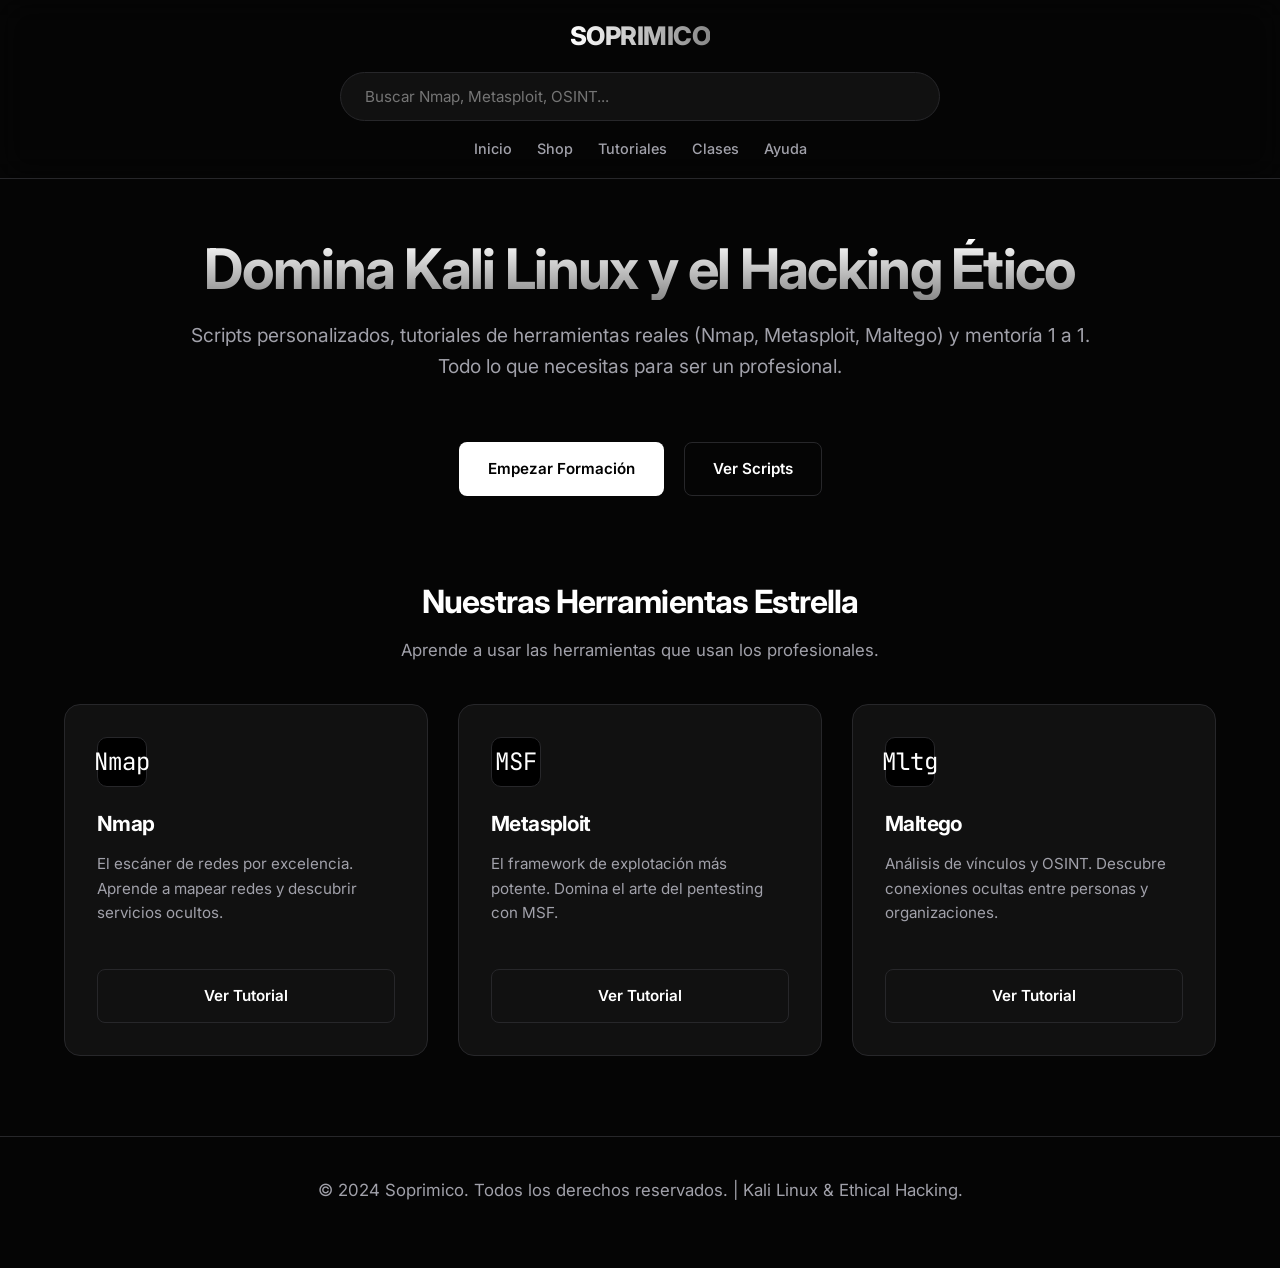
<file: index.html>
<!DOCTYPE html>
<html lang="es">
<head>
    <meta charset="UTF-8">
    <meta name="viewport" content="width=device-width, initial-scale=1.0">
    <title>Soprimico | Hacking Ético con Kali Linux y OSINT</title>
    <link rel="stylesheet" href="css/style.css">
</head>
<body>
    <header>
        <a href="index.html" class="logo">SOPRIMICO</a>
        <div class="search-container">
            <input type="text" id="search-input" placeholder="Buscar Nmap, Metasploit, OSINT...">
            <div id="search-results"></div>
        </div>
        <nav>
            <ul>
                <li><a href="index.html">Inicio</a></li>
                <li><a href="shop.html">Shop</a></li>
                <li><a href="tutorials.html">Tutoriales</a></li>
                <li><a href="classes.html">Clases</a></li>
                <li><a href="help.html">Ayuda</a></li>
            </ul>
        </nav>
    </header>

    <main class="container">
        <section style="text-align: center; margin-bottom: 80px; max-width: 900px; margin-left: auto; margin-right: auto;">
            <h1 style="font-size: 3.5rem; margin-bottom: 20px; background: linear-gradient(180deg, #fff 0%, #888 100%); -webkit-background-clip: text; -webkit-text-fill-color: transparent;">
                Domina Kali Linux y el Hacking Ético
            </h1>
            <p style="font-size: 1.2rem; color: var(--text-secondary); margin-bottom: 40px;">
                Scripts personalizados, tutoriales de herramientas reales (Nmap, Metasploit, Maltego) 
                y mentoría 1 a 1. Todo lo que necesitas para ser un profesional.
            </p>
            <div style="display: flex; gap: 20px; justify-content: center; flex-wrap: wrap;">
                <a href="classes.html" class="btn">Empezar Formación</a>
                <a href="shop.html" class="btn btn-outline">Ver Scripts</a>
            </div>
        </section>

        <section>
            <h2 style="text-align: center; margin-bottom: 10px;">Nuestras Herramientas Estrella</h2>
            <p style="text-align: center; color: var(--text-secondary); margin-bottom: 40px;">Aprende a usar las herramientas que usan los profesionales.</p>
            
            <div class="grid-container">
                <div class="card">
                    <div class="tool-icon">Nmap</div>
                    <h3>Nmap</h3>
                    <p>El escáner de redes por excelencia. Aprende a mapear redes y descubrir servicios ocultos.</p>
                    <a href="tutorials.html" class="btn btn-outline">Ver Tutorial</a>
                </div>
                <div class="card">
                    <div class="tool-icon">MSF</div>
                    <h3>Metasploit</h3>
                    <p>El framework de explotación más potente. Domina el arte del pentesting con MSF.</p>
                    <a href="tutorials.html" class="btn btn-outline">Ver Tutorial</a>
                </div>
                <div class="card">
                    <div class="tool-icon">Mltg</div>
                    <h3>Maltego</h3>
                    <p>Análisis de vínculos y OSINT. Descubre conexiones ocultas entre personas y organizaciones.</p>
                    <a href="tutorials.html" class="btn btn-outline">Ver Tutorial</a>
                </div>
            </div>
        </section>
    </main>

    <footer>
        <p>&copy; 2024 Soprimico. Todos los derechos reservados. | Kali Linux & Ethical Hacking.</p>
    </footer>

    <script src="js/main.js"></script>
</body>
</html>
</file>
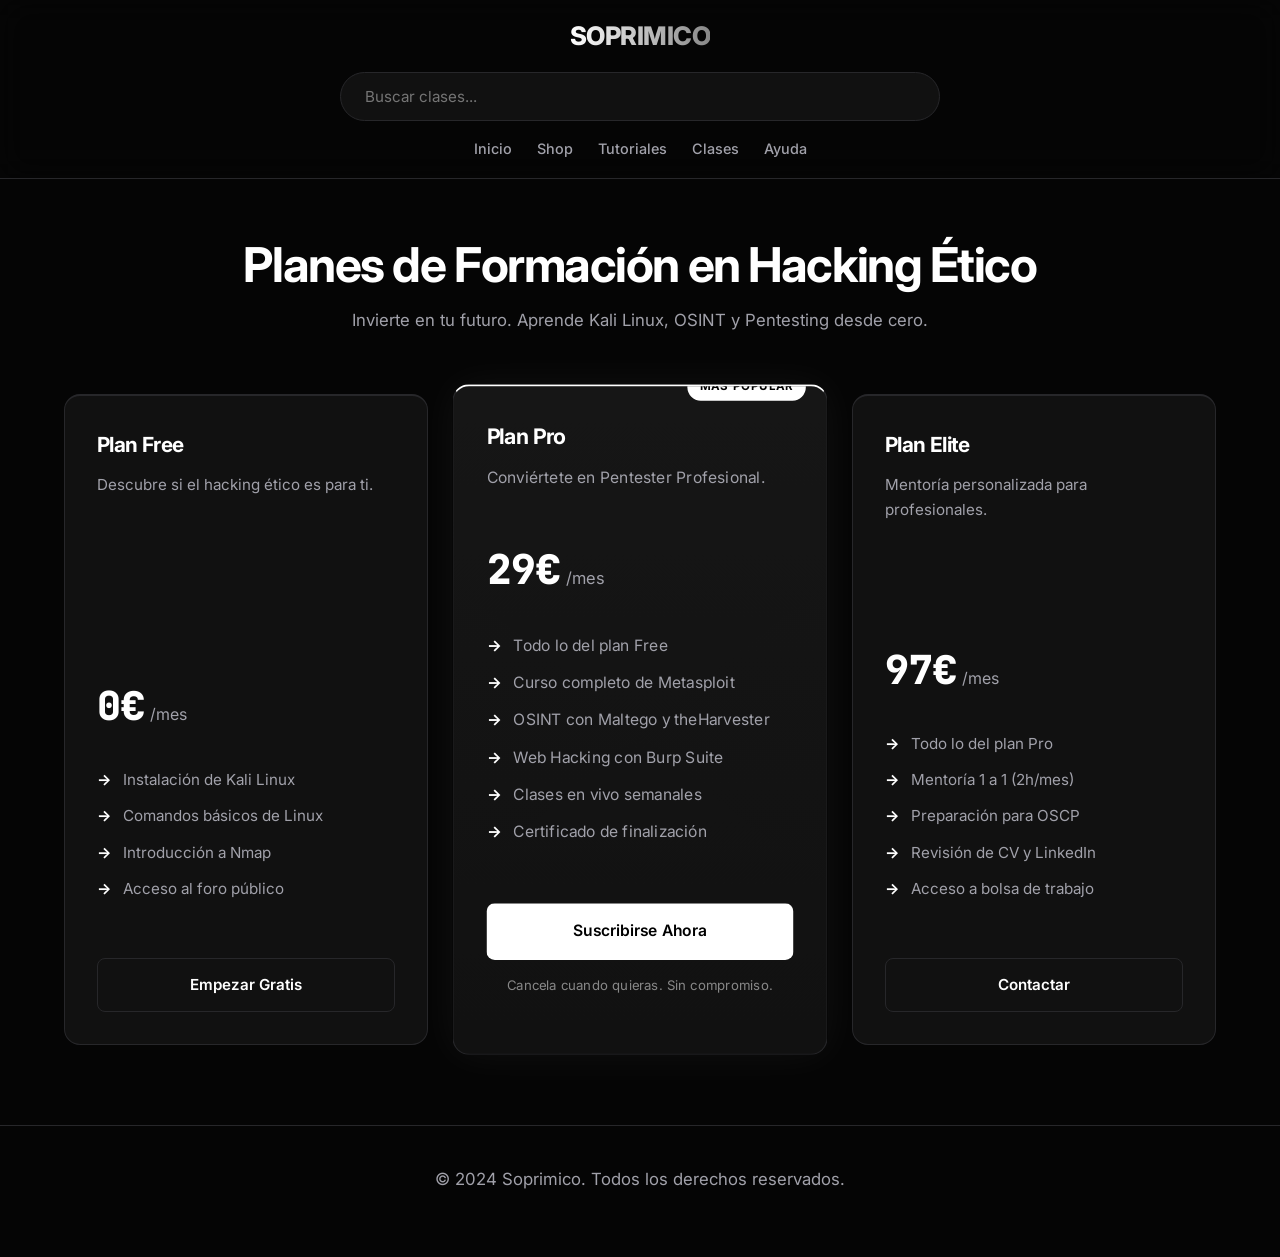
<file: classes.html>
<!DOCTYPE html>
<html lang="es">
<head>
    <meta charset="UTF-8">
    <meta name="viewport" content="width=device-width, initial-scale=1.0">
    <title>Clases | Soprimico</title>
    <link rel="stylesheet" href="css/style.css">
</head>
<body>
    <header>
        <a href="index.html" class="logo">SOPRIMICO</a>
        <div class="search-container">
            <input type="text" id="search-input" placeholder="Buscar clases...">
            <div id="search-results"></div>
        </div>
        <nav>
            <ul>
                <li><a href="index.html">Inicio</a></li>
                <li><a href="shop.html">Shop</a></li>
                <li><a href="tutorials.html">Tutoriales</a></li>
                <li><a href="classes.html">Clases</a></li>
                <li><a href="help.html">Ayuda</a></li>
            </ul>
        </nav>
    </header>

    <main class="container">
        <div style="text-align: center; margin-bottom: 60px;">
            <h1>Planes de Formación en Hacking Ético</h1>
            <p>Invierte en tu futuro. Aprende Kali Linux, OSINT y Pentesting desde cero.</p>
        </div>
        
        <div class="grid-container">
            <!-- Plan Free -->
            <div class="card plan-card">
                <h3>Plan Free</h3>
                <p>Descubre si el hacking ético es para ti.</p>
                <div class="plan-price">0€<span>/mes</span></div>
                <ul class="plan-features">
                    <li>Instalación de Kali Linux</li>
                    <li>Comandos básicos de Linux</li>
                    <li>Introducción a Nmap</li>
                    <li>Acceso al foro público</li>
                </ul>
                <a href="#" class="btn btn-outline">Empezar Gratis</a>
            </div>

            <!-- Plan Pro -->
            <div class="card plan-card featured">
                <div class="badge">Más Popular</div>
                <h3>Plan Pro</h3>
                <p>Conviértete en Pentester Profesional.</p>
                <div class="plan-price">29€<span>/mes</span></div>
                <ul class="plan-features">
                    <li>Todo lo del plan Free</li>
                    <li>Curso completo de Metasploit</li>
                    <li>OSINT con Maltego y theHarvester</li>
                    <li>Web Hacking con Burp Suite</li>
                    <li>Clases en vivo semanales</li>
                    <li>Certificado de finalización</li>
                </ul>
                <a href="#" class="btn">Suscribirse Ahora</a>
                <p style="font-size: 0.8rem; color: #888; margin-top: 15px; text-align: center;">Cancela cuando quieras. Sin compromiso.</p>
            </div>

            <!-- Plan Elite -->
            <div class="card plan-card">
                <h3>Plan Elite</h3>
                <p>Mentoría personalizada para profesionales.</p>
                <div class="plan-price">97€<span>/mes</span></div>
                <ul class="plan-features">
                    <li>Todo lo del plan Pro</li>
                    <li>Mentoría 1 a 1 (2h/mes)</li>
                    <li>Preparación para OSCP</li>
                    <li>Revisión de CV y LinkedIn</li>
                    <li>Acceso a bolsa de trabajo</li>
                </ul>
                <a href="#" class="btn btn-outline">Contactar</a>
            </div>
        </div>
    </main>

    <footer>
        <p>&copy; 2024 Soprimico. Todos los derechos reservados.</p>
    </footer>

    <script src="js/main.js"></script>
</body>
</html>
</file>
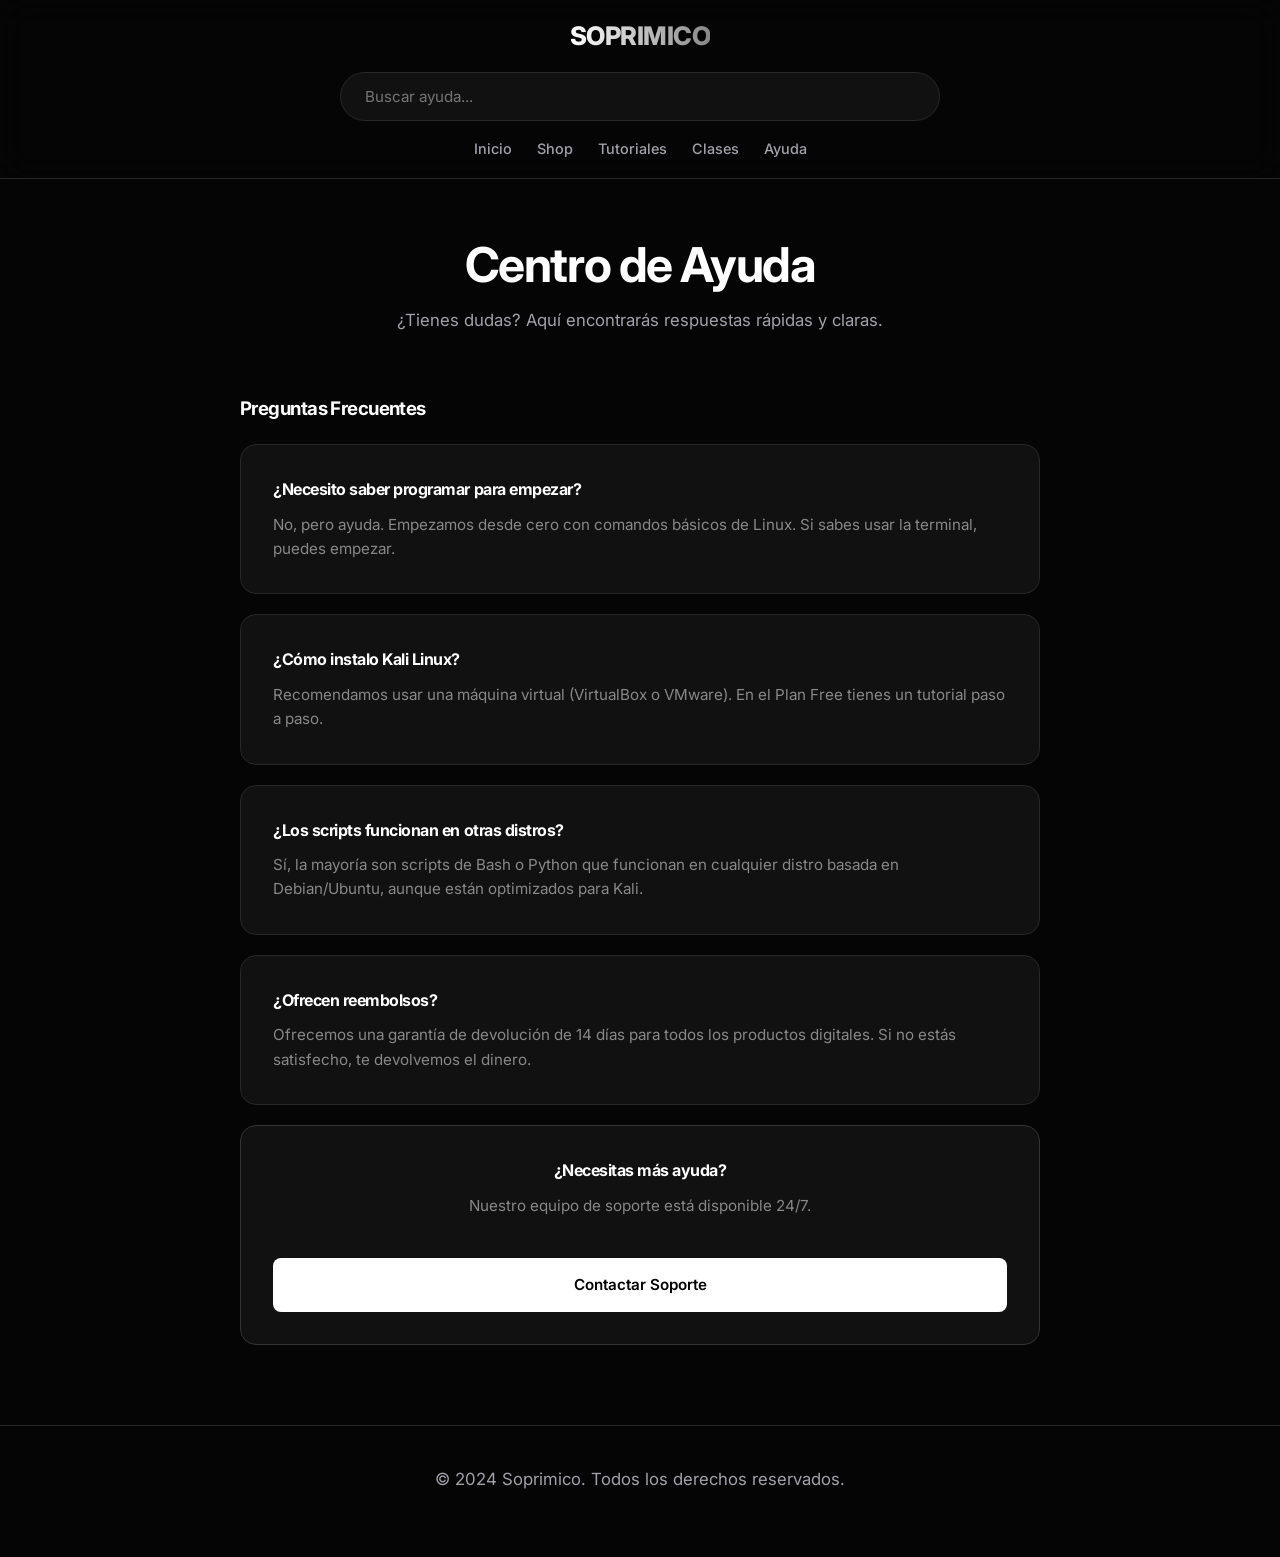
<file: help.html>
<!DOCTYPE html>
<html lang="es">
<head>
    <meta charset="UTF-8">
    <meta name="viewport" content="width=device-width, initial-scale=1.0">
    <title>Ayuda | Soprimico</title>
    <link rel="stylesheet" href="css/style.css">
</head>
<body>
    <header>
        <a href="index.html" class="logo">SOPRIMICO</a>
        <div class="search-container">
            <input type="text" id="search-input" placeholder="Buscar ayuda...">
            <div id="search-results"></div>
        </div>
        <nav>
            <ul>
                <li><a href="index.html">Inicio</a></li>
                <li><a href="shop.html">Shop</a></li>
                <li><a href="tutorials.html">Tutoriales</a></li>
                <li><a href="classes.html">Clases</a></li>
                <li><a href="help.html">Ayuda</a></li>
            </ul>
        </nav>
    </header>

    <main class="container">
        <div style="text-align: center; margin-bottom: 60px;">
            <h1>Centro de Ayuda</h1>
            <p>¿Tienes dudas? Aquí encontrarás respuestas rápidas y claras.</p>
        </div>
        
        <div style="max-width: 800px; margin: 0 auto;">
            <h3 style="margin-bottom: 20px;">Preguntas Frecuentes</h3>
            
            <div class="card" style="margin-bottom: 20px;">
                <h4 style="color: #fff; margin-bottom: 10px;">¿Necesito saber programar para empezar?</h4>
                <p style="margin: 0; color: #888;">No, pero ayuda. Empezamos desde cero con comandos básicos de Linux. Si sabes usar la terminal, puedes empezar.</p>
            </div>

            <div class="card" style="margin-bottom: 20px;">
                <h4 style="color: #fff; margin-bottom: 10px;">¿Cómo instalo Kali Linux?</h4>
                <p style="margin: 0; color: #888;">Recomendamos usar una máquina virtual (VirtualBox o VMware). En el Plan Free tienes un tutorial paso a paso.</p>
            </div>
            
            <div class="card" style="margin-bottom: 20px;">
                <h4 style="color: #fff; margin-bottom: 10px;">¿Los scripts funcionan en otras distros?</h4>
                <p style="margin: 0; color: #888;">Sí, la mayoría son scripts de Bash o Python que funcionan en cualquier distro basada en Debian/Ubuntu, aunque están optimizados para Kali.</p>
            </div>

             <div class="card" style="margin-bottom: 20px;">
                <h4 style="color: #fff; margin-bottom: 10px;">¿Ofrecen reembolsos?</h4>
                <p style="margin: 0; color: #888;">Ofrecemos una garantía de devolución de 14 días para todos los productos digitales. Si no estás satisfecho, te devolvemos el dinero.</p>
            </div>

            <div class="card" style="text-align: center; border-color: #333;">
                <h4 style="color: #fff; margin-bottom: 10px;">¿Necesitas más ayuda?</h4>
                <p style="margin-bottom: 20px; color: #888;">Nuestro equipo de soporte está disponible 24/7.</p>
                <a href="mailto:soporte@soprimico.com" class="btn">Contactar Soporte</a>
            </div>
        </div>
    </main>

    <footer>
        <p>&copy; 2024 Soprimico. Todos los derechos reservados.</p>
    </footer>

    <script src="js/main.js"></script>
</body>
</html>
</file>
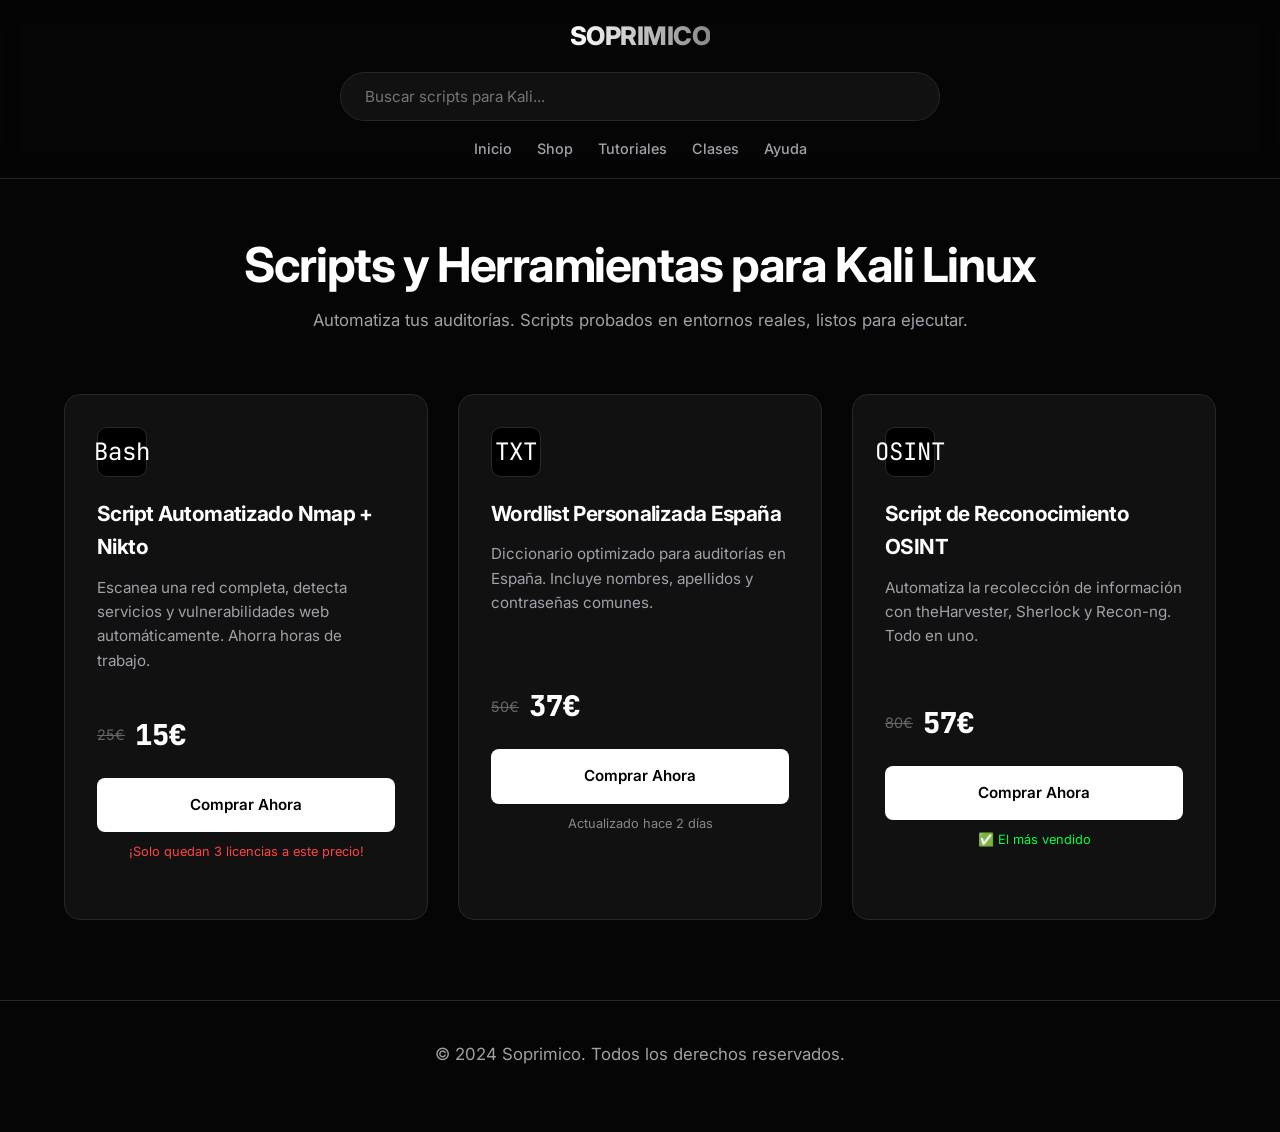
<file: shop.html>
<!DOCTYPE html>
<html lang="es">
<head>
    <meta charset="UTF-8">
    <meta name="viewport" content="width=device-width, initial-scale=1.0">
    <title>Shop | Soprimico</title>
    <link rel="stylesheet" href="css/style.css">
</head>
<body>
    <header>
        <a href="index.html" class="logo">SOPRIMICO</a>
        <div class="search-container">
            <input type="text" id="search-input" placeholder="Buscar scripts para Kali...">
            <div id="search-results"></div>
        </div>
        <nav>
            <ul>
                <li><a href="index.html">Inicio</a></li>
                <li><a href="shop.html">Shop</a></li>
                <li><a href="tutorials.html">Tutoriales</a></li>
                <li><a href="classes.html">Clases</a></li>
                <li><a href="help.html">Ayuda</a></li>
            </ul>
        </nav>
    </header>

    <main class="container">
        <div style="text-align: center; margin-bottom: 60px;">
            <h1>Scripts y Herramientas para Kali Linux</h1>
            <p>Automatiza tus auditorías. Scripts probados en entornos reales, listos para ejecutar.</p>
        </div>
        
        <div class="grid-container">
            <div class="card">
                <div class="tool-icon">Bash</div>
                <h3>Script Automatizado Nmap + Nikto</h3>
                <p>Escanea una red completa, detecta servicios y vulnerabilidades web automáticamente. Ahorra horas de trabajo.</p>
                <div style="display: flex; align-items: center; gap: 10px; margin-top: 15px;">
                    <span style="text-decoration: line-through; color: #666; font-size: 0.9rem;">25€</span>
                    <span class="plan-price" style="font-size: 1.8rem; margin: 0;">15€</span>
                </div>
                <a href="#" class="btn">Comprar Ahora</a>
                <p style="font-size: 0.8rem; color: #ff4444; margin-top: 10px; text-align: center;">¡Solo quedan 3 licencias a este precio!</p>
            </div>

            <div class="card">
                <div class="tool-icon">TXT</div>
                <h3>Wordlist Personalizada España</h3>
                <p>Diccionario optimizado para auditorías en España. Incluye nombres, apellidos y contraseñas comunes.</p>
                <div style="display: flex; align-items: center; gap: 10px; margin-top: 15px;">
                    <span style="text-decoration: line-through; color: #666; font-size: 0.9rem;">50€</span>
                    <span class="plan-price" style="font-size: 1.8rem; margin: 0;">37€</span>
                </div>
                <a href="#" class="btn">Comprar Ahora</a>
                <p style="font-size: 0.8rem; color: #888; margin-top: 10px; text-align: center;">Actualizado hace 2 días</p>
            </div>

             <div class="card">
                <div class="tool-icon">OSINT</div>
                <h3>Script de Reconocimiento OSINT</h3>
                <p>Automatiza la recolección de información con theHarvester, Sherlock y Recon-ng. Todo en uno.</p>
                <div style="display: flex; align-items: center; gap: 10px; margin-top: 15px;">
                    <span style="text-decoration: line-through; color: #666; font-size: 0.9rem;">80€</span>
                    <span class="plan-price" style="font-size: 1.8rem; margin: 0;">57€</span>
                </div>
                <a href="#" class="btn">Comprar Ahora</a>
                <p style="font-size: 0.8rem; color: #00ff41; margin-top: 10px; text-align: center;">✅ El más vendido</p>
            </div>
        </div>
    </main>

    <footer>
        <p>&copy; 2024 Soprimico. Todos los derechos reservados.</p>
    </footer>

    <script src="js/main.js"></script>
</body>
</html>
</file>
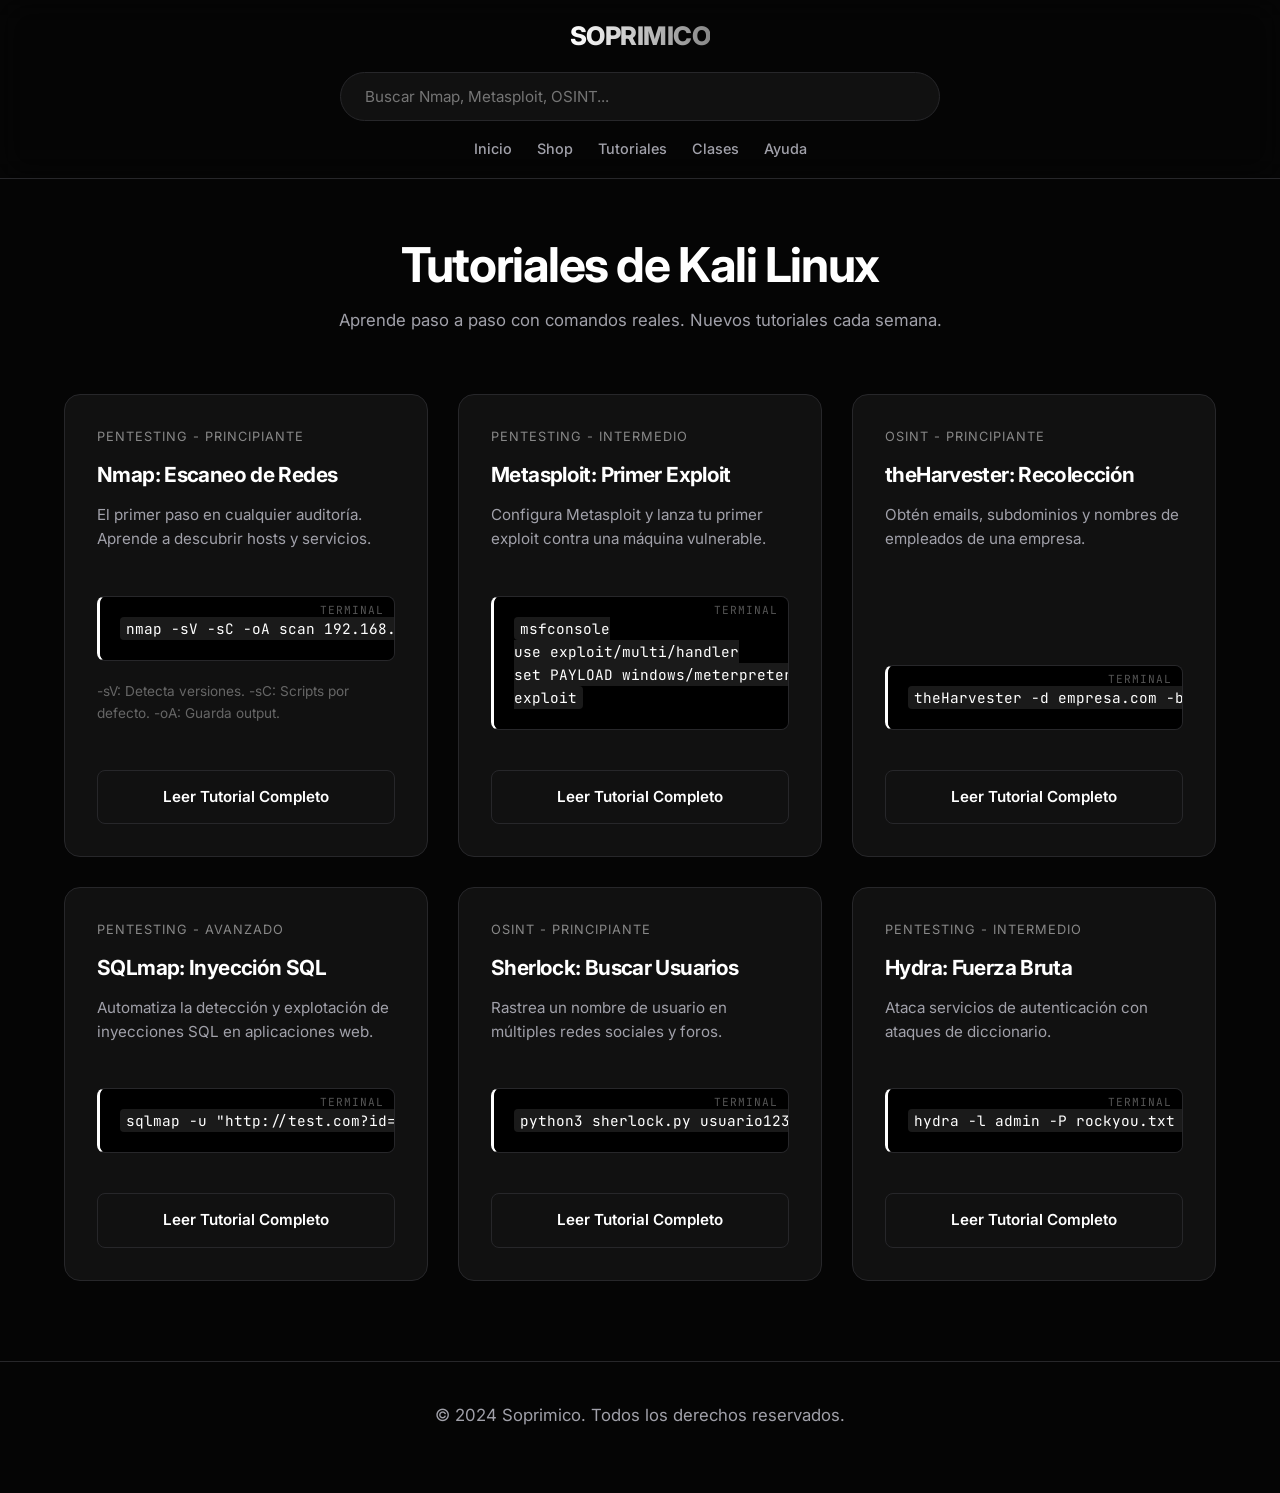
<file: tutorials.html>
<!DOCTYPE html>
<html lang="es">
<head>
    <meta charset="UTF-8">
    <meta name="viewport" content="width=device-width, initial-scale=1.0">
    <title>Tutoriales | Soprimico</title>
    <link rel="stylesheet" href="css/style.css">
</head>
<body>
    <header>
        <a href="index.html" class="logo">SOPRIMICO</a>
        <div class="search-container">
            <input type="text" id="search-input" placeholder="Buscar Nmap, Metasploit, OSINT...">
            <div id="search-results"></div>
        </div>
        <nav>
            <ul>
                <li><a href="index.html">Inicio</a></li>
                <li><a href="shop.html">Shop</a></li>
                <li><a href="tutorials.html">Tutoriales</a></li>
                <li><a href="classes.html">Clases</a></li>
                <li><a href="help.html">Ayuda</a></li>
            </ul>
        </nav>
    </header>

    <main class="container">
        <div style="text-align: center; margin-bottom: 60px;">
            <h1>Tutoriales de Kali Linux</h1>
            <p>Aprende paso a paso con comandos reales. Nuevos tutoriales cada semana.</p>
        </div>
        
        <div class="grid-container">
            <!-- Tutorial 1: Nmap -->
            <div class="card">
                <span style="font-size: 0.8rem; color: #888; text-transform: uppercase; letter-spacing: 1px;">Pentesting - Principiante</span>
                <h3 style="margin-top: 10px;">Nmap: Escaneo de Redes</h3>
                <p>El primer paso en cualquier auditoría. Aprende a descubrir hosts y servicios.</p>
                <pre><code>nmap -sV -sC -oA scan 192.168.1.1</code></pre>
                <p style="font-size: 0.85rem; color: #666;">-sV: Detecta versiones. -sC: Scripts por defecto. -oA: Guarda output.</p>
                <a href="#" class="btn btn-outline">Leer Tutorial Completo</a>
            </div>

            <!-- Tutorial 2: Metasploit -->
            <div class="card">
                <span style="font-size: 0.8rem; color: #888; text-transform: uppercase; letter-spacing: 1px;">Pentesting - Intermedio</span>
                <h3 style="margin-top: 10px;">Metasploit: Primer Exploit</h3>
                <p>Configura Metasploit y lanza tu primer exploit contra una máquina vulnerable.</p>
                <pre><code>msfconsole
use exploit/multi/handler
set PAYLOAD windows/meterpreter/reverse_tcp
exploit</code></pre>
                <a href="#" class="btn btn-outline">Leer Tutorial Completo</a>
            </div>

            <!-- Tutorial 3: OSINT -->
             <div class="card">
                <span style="font-size: 0.8rem; color: #888; text-transform: uppercase; letter-spacing: 1px;">OSINT - Principiante</span>
                <h3 style="margin-top: 10px;">theHarvester: Recolección</h3>
                <p>Obtén emails, subdominios y nombres de empleados de una empresa.</p>
                <pre><code>theHarvester -d empresa.com -b google -l 500</code></pre>
                <a href="#" class="btn btn-outline">Leer Tutorial Completo</a>
            </div>

            <!-- Tutorial 4: SQLmap -->
            <div class="card">
                <span style="font-size: 0.8rem; color: #888; text-transform: uppercase; letter-spacing: 1px;">Pentesting - Avanzado</span>
                <h3 style="margin-top: 10px;">SQLmap: Inyección SQL</h3>
                <p>Automatiza la detección y explotación de inyecciones SQL en aplicaciones web.</p>
                <pre><code>sqlmap -u "http://test.com?id=1" --dbs --batch</code></pre>
                <a href="#" class="btn btn-outline">Leer Tutorial Completo</a>
            </div>

            <!-- Tutorial 5: Sherlock -->
            <div class="card">
                <span style="font-size: 0.8rem; color: #888; text-transform: uppercase; letter-spacing: 1px;">OSINT - Principiante</span>
                <h3 style="margin-top: 10px;">Sherlock: Buscar Usuarios</h3>
                <p>Rastrea un nombre de usuario en múltiples redes sociales y foros.</p>
                <pre><code>python3 sherlock.py usuario123</code></pre>
                <a href="#" class="btn btn-outline">Leer Tutorial Completo</a>
            </div>

             <!-- Tutorial 6: Hydra -->
            <div class="card">
                <span style="font-size: 0.8rem; color: #888; text-transform: uppercase; letter-spacing: 1px;">Pentesting - Intermedio</span>
                <h3 style="margin-top: 10px;">Hydra: Fuerza Bruta</h3>
                <p>Ataca servicios de autenticación con ataques de diccionario.</p>
                <pre><code>hydra -l admin -P rockyou.txt ssh://192.168.1.1</code></pre>
                <a href="#" class="btn btn-outline">Leer Tutorial Completo</a>
            </div>
        </div>
    </main>

    <footer>
        <p>&copy; 2024 Soprimico. Todos los derechos reservados.</p>
    </footer>

    <script src="js/main.js"></script>
</body>
</html>
</file>
<file: css/style.css>
/* css/style.css */
@import url('https://fonts.googleapis.com/css2?family=Inter:wght@300;400;500;600;700&family=JetBrains+Mono:wght@400;700&display=swap');

:root {
    --bg-color: #050505;
    --surface-color: #111111;
    --surface-light: #1a1a1a;
    --text-primary: #ffffff;
    --text-secondary: #a1a1aa;
    --accent-color: #ffffff;
    --accent-hover: #e5e5e5;
    --border-color: #27272a;
    
    --font-main: 'Inter', sans-serif;
    --font-mono: 'JetBrains Mono', monospace;
}

* {
    box-sizing: border-box;
    margin: 0;
    padding: 0;
    scroll-behavior: smooth;
}

body {
    background-color: var(--bg-color);
    color: var(--text-primary);
    font-family: var(--font-main);
    line-height: 1.6;
    -webkit-font-smoothing: antialiased;
    overflow-x: hidden;
}

@keyframes fadeInUp {
    from { opacity: 0; transform: translateY(20px); }
    to { opacity: 1; transform: translateY(0); }
}

/* Header */
header {
    background-color: rgba(5, 5, 5, 0.8);
    backdrop-filter: blur(16px);
    border-bottom: 1px solid var(--border-color);
    padding: 1rem 2rem;
    position: sticky;
    top: 0;
    z-index: 1000;
    display: flex;
    flex-direction: column;
    align-items: center;
    gap: 15px;
    animation: fadeInUp 0.8s ease-out;
}

.logo {
    font-family: var(--font-main);
    font-size: 1.6rem;
    font-weight: 800;
    text-decoration: none;
    letter-spacing: -0.5px;
    text-transform: uppercase;
    background: linear-gradient(90deg, #fff, #888);
    -webkit-background-clip: text;
    -webkit-text-fill-color: transparent;
}

/* Buscador */
.search-container {
    width: 100%;
    max-width: 600px;
    position: relative;
}

.search-container input {
    width: 100%;
    padding: 14px 24px;
    border-radius: 50px;
    border: 1px solid var(--border-color);
    background-color: var(--surface-color);
    color: var(--text-primary);
    font-family: var(--font-main);
    font-size: 0.95rem;
    outline: none;
    transition: all 0.4s cubic-bezier(0.4, 0, 0.2, 1);
}

.search-container input:focus {
    border-color: #555;
    background-color: #1a1a1a;
    box-shadow: 0 0 0 4px rgba(255, 255, 255, 0.05);
    transform: scale(1.02);
}

/* Navegación */
nav ul {
    display: flex;
    list-style: none;
    gap: 25px;
    flex-wrap: wrap;
    justify-content: center;
}

nav a {
    color: var(--text-secondary);
    text-decoration: none;
    font-weight: 500;
    font-size: 0.9rem;
    transition: all 0.3s ease;
    position: relative;
}

nav a::after {
    content: '';
    position: absolute;
    width: 0;
    height: 1px;
    bottom: -4px;
    left: 0;
    background-color: var(--text-primary);
    transition: width 0.3s ease;
}

nav a:hover { color: var(--text-primary); }
nav a:hover::after { width: 100%; }

/* Contenedor */
.container {
    max-width: 1200px;
    margin: 60px auto;
    padding: 0 24px;
    animation: fadeInUp 1s ease-out;
}

h1, h2, h3, h4 {
    color: var(--text-primary);
    font-weight: 700;
    letter-spacing: -0.03em;
}

h1 { font-size: 3rem; margin-bottom: 1rem; line-height: 1.1; }
h2 { font-size: 2rem; margin-bottom: 1rem; }
p { color: var(--text-secondary); margin-bottom: 1.5rem; font-size: 1.05rem; }

/* Grid y Tarjetas */
.grid-container {
    display: grid;
    grid-template-columns: repeat(auto-fit, minmax(320px, 1fr));
    gap: 30px;
    margin-top: 40px;
}

.card {
    background-color: var(--surface-color);
    border: 1px solid var(--border-color);
    border-radius: 16px;
    padding: 32px;
    transition: all 0.4s cubic-bezier(0.4, 0, 0.2, 1);
    display: flex;
    flex-direction: column;
    position: relative;
    overflow: hidden;
}

.card::before {
    content: '';
    position: absolute;
    top: 0; left: -100%;
    width: 100%; height: 100%;
    background: linear-gradient(90deg, transparent, rgba(255,255,255,0.03), transparent);
    transition: 0.5s;
}

.card:hover::before { left: 100%; }

.card:hover {
    background-color: var(--surface-light);
    border-color: #444;
    transform: translateY(-5px) scale(1.01);
    box-shadow: 0 20px 40px rgba(0, 0, 0, 0.6);
}

.card h3 { margin-bottom: 12px; font-size: 1.3rem; }
.card p { font-size: 0.95rem; flex-grow: 1; }

/* Icono de herramienta */
.tool-icon {
    font-family: var(--font-mono);
    font-size: 1.5rem;
    color: var(--text-primary);
    background: #000;
    width: 50px;
    height: 50px;
    display: flex;
    align-items: center;
    justify-content: center;
    border-radius: 10px;
    border: 1px solid var(--border-color);
    margin-bottom: 20px;
}

/* Botones */
.btn {
    display: inline-block;
    background-color: var(--accent-color);
    color: #000;
    padding: 14px 28px;
    border-radius: 8px;
    text-decoration: none;
    font-weight: 600;
    font-size: 0.95rem;
    text-align: center;
    transition: all 0.3s ease;
    border: 1px solid transparent;
    margin-top: 20px;
    cursor: pointer;
}

.btn:hover {
    background-color: var(--accent-hover);
    transform: translateY(-2px);
    box-shadow: 0 10px 20px rgba(255, 255, 255, 0.1);
}

.btn-outline {
    background-color: transparent;
    color: var(--text-primary);
    border: 1px solid var(--border-color);
}

.btn-outline:hover {
    border-color: var(--text-primary);
    background-color: rgba(255, 255, 255, 0.05);
}

/* Buscador de resultados */
#search-results {
    position: absolute;
    top: calc(100% + 10px);
    left: 0;
    width: 100%;
    background-color: var(--surface-color);
    border: 1px solid var(--border-color);
    border-radius: 12px;
    max-height: 350px;
    overflow-y: auto;
    display: none;
    z-index: 1001;
    box-shadow: 0 20px 50px rgba(0, 0, 0, 0.8);
    animation: fadeInUp 0.3s ease-out;
}

#search-results div {
    padding: 15px 25px;
    cursor: pointer;
    border-bottom: 1px solid var(--border-color);
    font-size: 0.95rem;
    transition: all 0.2s;
    display: flex;
    justify-content: space-between;
    align-items: center;
}

#search-results div:last-child { border-bottom: none; }

#search-results div:hover {
    background-color: var(--surface-light);
    padding-left: 35px;
}

/* Planes */
.plan-card { position: relative; border-top: 2px solid var(--border-color); }
.plan-card.featured {
    border-top: 2px solid var(--text-primary);
    background: linear-gradient(180deg, #161616 0%, #111111 100%);
    transform: scale(1.03);
    z-index: 2;
    box-shadow: 0 0 40px rgba(255, 255, 255, 0.05);
}
.plan-card.featured:hover { transform: scale(1.05) translateY(-5px); }

.badge {
    position: absolute;
    top: -12px; right: 20px;
    background-color: var(--text-primary);
    color: #000;
    font-size: 0.7rem;
    font-weight: 700;
    padding: 4px 12px;
    border-radius: 20px;
    text-transform: uppercase;
    letter-spacing: 1px;
}

.plan-price {
    font-size: 2.5rem;
    font-weight: 800;
    color: var(--text-primary);
    margin: 20px 0 5px 0;
    font-family: var(--font-mono);
    display: flex;
    align-items: baseline;
    gap: 5px;
}

.plan-price span {
    font-size: 1rem;
    color: var(--text-secondary);
    font-weight: 400;
    font-family: var(--font-main);
}

.plan-features {
    list-style: none;
    margin: 25px 0;
    color: var(--text-secondary);
    font-size: 0.95rem;
}

.plan-features li {
    margin-bottom: 12px;
    display: flex;
    align-items: center;
    gap: 12px;
}

.plan-features li::before {
    content: '→';
    color: var(--text-primary);
    font-weight: bold;
}

/* --- BLOQUES DE CÓDIGO (Terminal Kali) --- */
pre {
    background-color: #000;
    border: 1px solid var(--border-color);
    border-left: 3px solid #fff;
    border-radius: 8px;
    padding: 20px;
    overflow-x: auto;
    font-family: var(--font-mono);
    font-size: 0.9rem;
    color: #e0e0e0;
    margin: 20px 0;
    position: relative;
}

pre::before {
    content: 'terminal';
    position: absolute;
    top: 5px; right: 10px;
    font-size: 0.7rem;
    color: #555;
    text-transform: uppercase;
    letter-spacing: 1px;
}

code {
    font-family: var(--font-mono);
    background-color: #1a1a1a;
    padding: 2px 6px;
    border-radius: 4px;
    font-size: 0.9rem;
    color: #fff;
}

/* Footer */
footer {
    border-top: 1px solid var(--border-color);
    padding: 40px 20px;
    text-align: center;
    color: var(--text-secondary);
    font-size: 0.9rem;
    margin-top: 80px;
}
</file>
